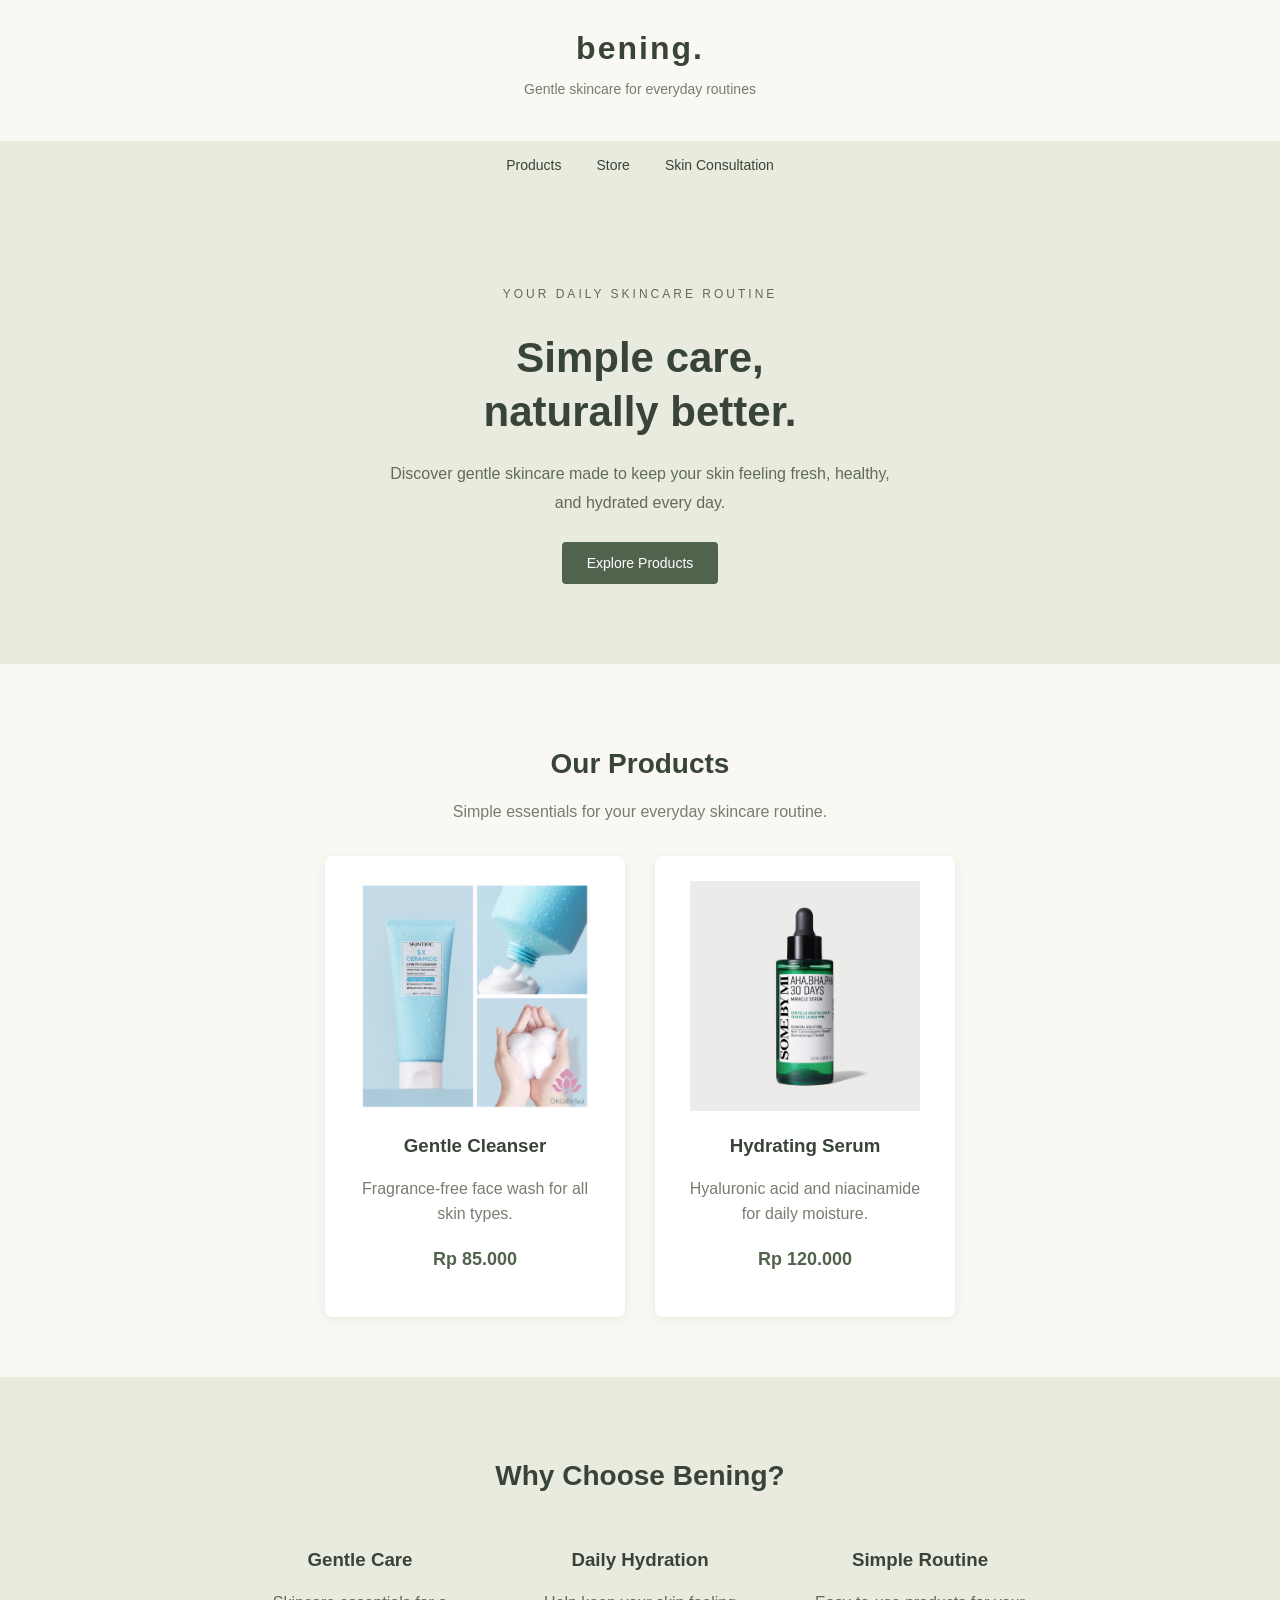
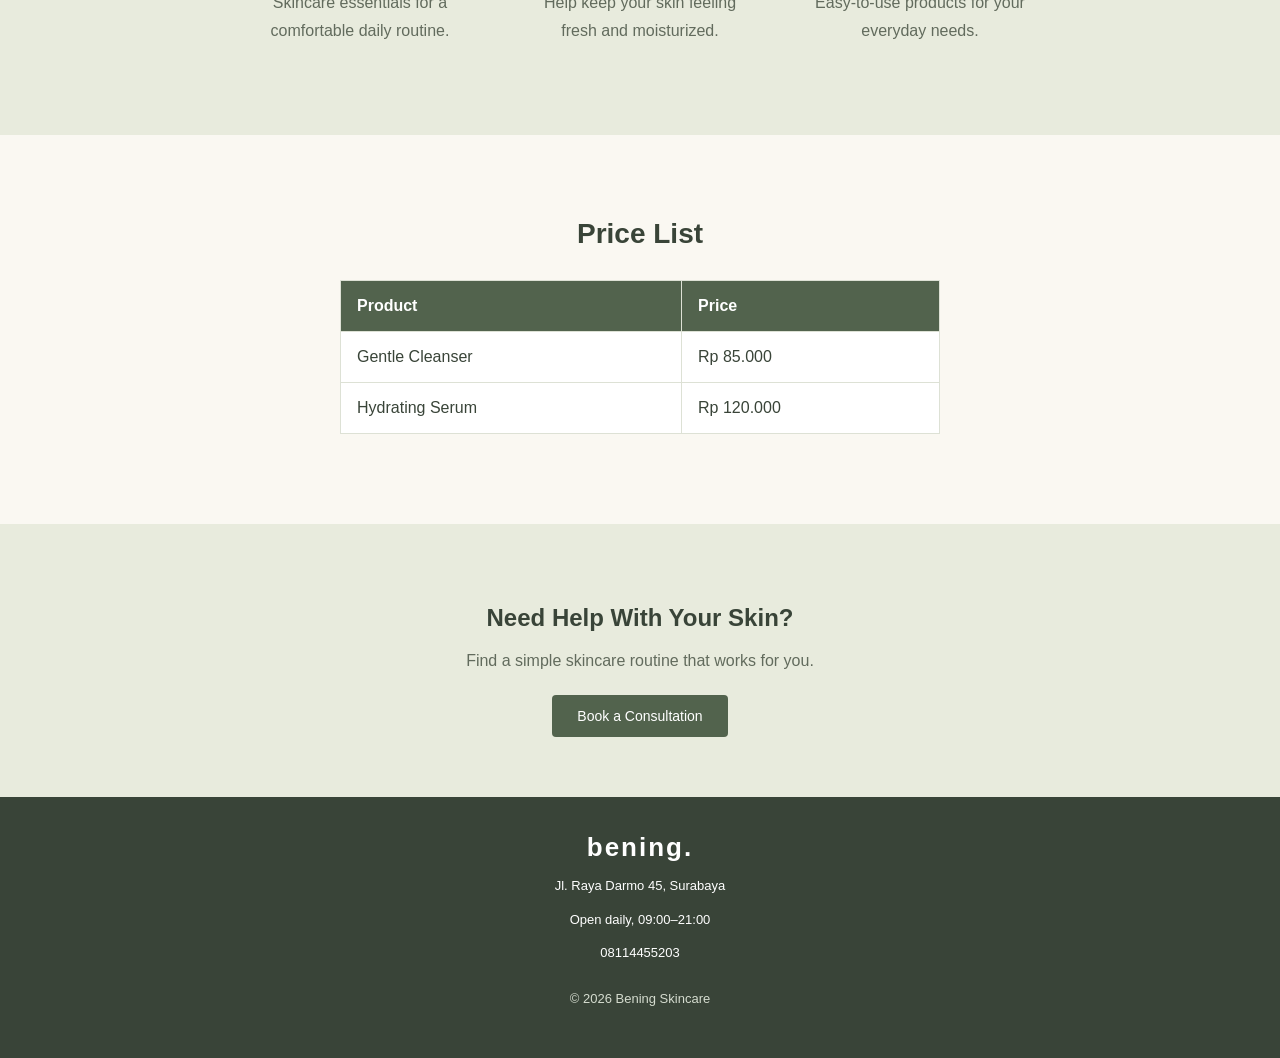
<file: index.html>
<!-- slide: s2-first-rules · indicator 1 · end state -->
<!DOCTYPE html>
<html>
<head>
    <title>Bening Skincare</title>
    <meta name="description" content="Gentle skincare for everyday routines.">
    <meta name="author" content="Aulia Reinisa">
    <link rel="stylesheet" href="style.css">
</head>

<body>

    <header>
        <a class="logo" href="index.html">bening.</a>
        <p>Gentle skincare for everyday routines</p>
    </header>

    <nav>
        <ul>
            <li><a href="index.html">Products</a></li>
            <li><a href="location.html">Store</a></li>
            <li><a href="book.html">Skin Consultation</a></li>
        </ul>
    </nav>

    <main>
        <section class="welcome">
            <p class="subtitle">YOUR DAILY SKINCARE ROUTINE</p>
            <h1>Simple care, <br> naturally better.</h1>
            <p>
                Discover gentle skincare made to keep your skin
                feeling fresh, healthy, and hydrated every day.
            </p>
            <a class="button" href="#products">Explore Products</a>
        </section>

        <section id="products">
            <h2>Our Products</h2>
            <p class="description">
                Simple essentials for your everyday skincare routine.
            </p>

            <div class="product-container">

                <div class="product-card">
                    <img src="skintifi-facial-wash.jpeg"
                         alt="A bottle of gentle cleanser">

                    <h3>Gentle Cleanser</h3>
                    <p>
                        Fragrance-free face wash for all skin types.
                    </p>
                    <p class="price">Rp 85.000</p>
                </div>

                <div class="product-card">
                    <img src="serum-somebymi.jpg"
                         alt="A bottle of hydrating serum">

                    <h3>Hydrating Serum</h3>
                    <p>
                        Hyaluronic acid and niacinamide for daily moisture.
                    </p>
                    <p class="price">Rp 120.000</p>
                </div>

            </div>
        </section>

        <section class="benefits">
            <h2>Why Choose Bening?</h2>

            <div class="benefit-container">
                <div>
                    <h3>Gentle Care</h3>
                    <p>Skincare essentials for a comfortable daily routine.</p>
                </div>

                <div>
                    <h3>Daily Hydration</h3>
                    <p>Help keep your skin feeling fresh and moisturized.</p>
                </div>

                <div>
                    <h3>Simple Routine</h3>
                    <p>Easy-to-use products for your everyday needs.</p>
                </div>
            </div>
        </section>

        <section class="price-list">
            <h2>Price List</h2>

            <table>
                <tr>
                    <th>Product</th>
                    <th>Price</th>
                </tr>
                <tr>
                    <td>Gentle Cleanser</td>
                    <td>Rp 85.000</td>
                </tr>
                <tr>
                    <td>Hydrating Serum</td>
                    <td>Rp 120.000</td>
                </tr>
            </table>
        </section>

        <section class="consultation">
            <h2>Need Help With Your Skin?</h2>
            <p>
                Find a simple skincare routine that works for you.
            </p>
            <a class="button" href="book.html">Book a Consultation</a>
        </section>

    </main>

    <footer>
        <a class="footer-logo" href="index.html">bening.</a>
        <p>Jl. Raya Darmo 45, Surabaya</p>
        <p>Open daily, 09:00–21:00</p>
        <p>08114455203</p>
        <p class="copyright">© 2026 Bening Skincare</p>
    </footer>

</body>
</html>
</file>
<file: style.css>
/* Bening Skin - style.css */


body {
    margin: 0;
    font-family: Arial, sans-serif;
    background-color: #FAF8F2;
    color: #394438;
}

/* Header */
header {
    text-align: center;
    padding: 30px 20px;
    background-color: #FAF8F2;
}

.logo {
    font-size: 32px;
    font-weight: bold;
    color: #394438;
    text-decoration: none;
    letter-spacing: 2px;
}

header p {
    color: #777D70;
    font-size: 14px;
}

/* Navigation */
nav {
    background-color: #E8EBDD;
    padding: 15px;
}

nav ul {
    list-style: none;
    display: flex;
    justify-content: center;
    gap: 35px;
    margin: 0;
    padding: 0;
}

nav a {
    text-decoration: none;
    color: #394438;
    font-size: 14px;
}

nav a:hover {
    color: #849477;
}

/* Welcome section */
.welcome {
    text-align: center;
    padding: 80px 20px;
    background-color: #E8EBDD;
}

.subtitle {
    font-size: 12px;
    letter-spacing: 3px;
    color: #78866A;
}

.welcome h1 {
    font-size: 42px;
    line-height: 1.3;
    margin: 20px 0;
}

.welcome p {
    max-width: 500px;
    margin: 15px auto 25px;
    line-height: 1.8;
    color: #626B5D;
}

/* Buttons */
.button {
    display: inline-block;
    background-color: #52634D;
    color: white;
    padding: 13px 25px;
    text-decoration: none;
    border-radius: 4px;
    font-size: 14px;
}

.button:hover {
    background-color: #394438;
}

/* Products */
#products {
    text-align: center;
    padding: 60px 20px;
}

#products h2,
.benefits h2,
.price-list h2 {
    font-size: 28px;
}

.description {
    color: #777D70;
    margin-bottom: 35px;
}

.product-container {
    display: flex;
    justify-content: center;
    gap: 30px;
    flex-wrap: wrap;
}

.product-card {
    background-color: white;
    padding: 25px;
    width: 250px;
    border-radius: 8px;
    box-shadow: 0 3px 12px #00000010;
}

.product-card img {
    width: 100%;
    height: 230px;
    object-fit: contain;
}

.product-card h3 {
    margin-top: 20px;
}

.product-card p {
    color: #777D70;
    line-height: 1.6;
}

.product-card .price {
    color: #52634D;
    font-weight: bold;
    font-size: 18px;
}

/* Benefits */
.benefits {
    text-align: center;
    padding: 60px 20px;
    background-color: #E8EBDD;
}

.benefit-container {
    display: flex;
    justify-content: center;
    gap: 30px;
    flex-wrap: wrap;
}

.benefit-container div {
    max-width: 220px;
    padding: 15px;
}

.benefit-container p {
    color: #626B5D;
    line-height: 1.7;
}

/* Price list */
.price-list {
    text-align: center;
    padding: 60px 20px;
}

table {
    width: 80%;
    max-width: 600px;
    margin: 30px auto;
    border-collapse: collapse;
    background-color: white;
}

th {
    background-color: #52634D;
    color: white;
}

th, td {
    padding: 16px;
    border: 1px solid #DDE1D5;
    text-align: left;
}

/* Consultation */
.consultation {
    text-align: center;
    padding: 60px 20px;
    background-color: #E8EBDD;
}

.consultation p {
    margin-bottom: 25px;
    color: #626B5D;
}

/* Footer */
footer {
    text-align: center;
    padding: 35px 20px;
    background-color: #394438;
    color: white;
}

.footer-logo {
    font-size: 26px;
    font-weight: bold;
    color: white;
    text-decoration: none;
    letter-spacing: 2px;
}

footer p {
    font-size: 13px;
    line-height: 1.6;
}

.copyright {
    margin-top: 25px;
    color: #D5DCCF;
}

/* Responsive design */
@media (max-width: 600px) {
    .welcome h1 {
        font-size: 32px;
    }

    nav ul {
        gap: 15px;
    }

    nav a {
        font-size: 12px;
    }

    .product-container {
        flex-direction: column;
        align-items: center;
    }

    table {
        width: 100%;
    }
}
body {
    margin: 0;
    font-family: Arial, sans-serif;
    background-color: #FAF8F2;
    color: #394438;
}

/* Header */
header {
    text-align: center;
    padding: 30px 20px;
    background-color: #FAF8F2;
}

.logo {
    font-size: 32px;
    font-weight: bold;
    color: #394438;
    text-decoration: none;
    letter-spacing: 2px;
}

header p {
    color: #777D70;
    font-size: 14px;
}

/* Navigation */
nav {
    background-color: #E8EBDD;
    padding: 15px;
}

nav ul {
    list-style: none;
    display: flex;
    justify-content: center;
    gap: 35px;
    margin: 0;
    padding: 0;
}

nav a {
    text-decoration: none;
    color: #394438;
    font-size: 14px;
}

nav a:hover {
    color: #849477;
}

/* Welcome section */
.welcome {
    text-align: center;
    padding: 80px 20px;
    background-color: #E8EBDD;
}

.subtitle {
    font-size: 12px;
    letter-spacing: 3px;
    color: #78866A;
}

.welcome h1 {
    font-size: 42px;
    line-height: 1.3;
    margin: 20px 0;
}

.welcome p {
    max-width: 500px;
    margin: 15px auto 25px;
    line-height: 1.8;
    color: #626B5D;
}

/* Buttons */
.button {
    display: inline-block;
    background-color: #52634D;
    color: white;
    padding: 13px 25px;
    text-decoration: none;
    border-radius: 4px;
    font-size: 14px;
}

.button:hover {
    background-color: #394438;
}

/* Products */
#products {
    text-align: center;
    padding: 60px 20px;
}

#products h2,
.benefits h2,
.price-list h2 {
    font-size: 28px;
}

.description {
    color: #777D70;
    margin-bottom: 35px;
}

.product-container {
    display: flex;
    justify-content: center;
    gap: 30px;
    flex-wrap: wrap;
}

.product-card {
    background-color: white;
    padding: 25px;
    width: 250px;
    border-radius: 8px;
    box-shadow: 0 3px 12px #00000010;
}

.product-card img {
    width: 100%;
    height: 230px;
    object-fit: contain;
}

.product-card h3 {
    margin-top: 20px;
}

.product-card p {
    color: #777D70;
    line-height: 1.6;
}

.product-card .price {
    color: #52634D;
    font-weight: bold;
    font-size: 18px;
}

/* Benefits */
.benefits {
    text-align: center;
    padding: 60px 20px;
    background-color: #E8EBDD;
}

.benefit-container {
    display: flex;
    justify-content: center;
    gap: 30px;
    flex-wrap: wrap;
}

.benefit-container div {
    max-width: 220px;
    padding: 15px;
}

.benefit-container p {
    color: #626B5D;
    line-height: 1.7;
}

/* Price list */
.price-list {
    text-align: center;
    padding: 60px 20px;
}

table {
    width: 80%;
    max-width: 600px;
    margin: 30px auto;
    border-collapse: collapse;
    background-color: white;
}

th {
    background-color: #52634D;
    color: white;
}

th, td {
    padding: 16px;
    border: 1px solid #DDE1D5;
    text-align: left;
}

/* Consultation */
.consultation {
    text-align: center;
    padding: 60px 20px;
    background-color: #E8EBDD;
}

.consultation p {
    margin-bottom: 25px;
    color: #626B5D;
}

/* Footer */
footer {
    text-align: center;
    padding: 35px 20px;
    background-color: #394438;
    color: white;
}

.footer-logo {
    font-size: 26px;
    font-weight: bold;
    color: white;
    text-decoration: none;
    letter-spacing: 2px;
}

footer p {
    font-size: 13px;
    line-height: 1.6;
}

.copyright {
    margin-top: 25px;
    color: #D5DCCF;
}

/* Responsive design */
@media (max-width: 600px) {
    .welcome h1 {
        font-size: 32px;
    }

    nav ul {
        gap: 15px;
    }

    nav a {
        font-size: 12px;
    }

    .product-container {
        flex-direction: column;
        align-items: center;
    }

    table {
        width: 100%;
    }
}
</file>
